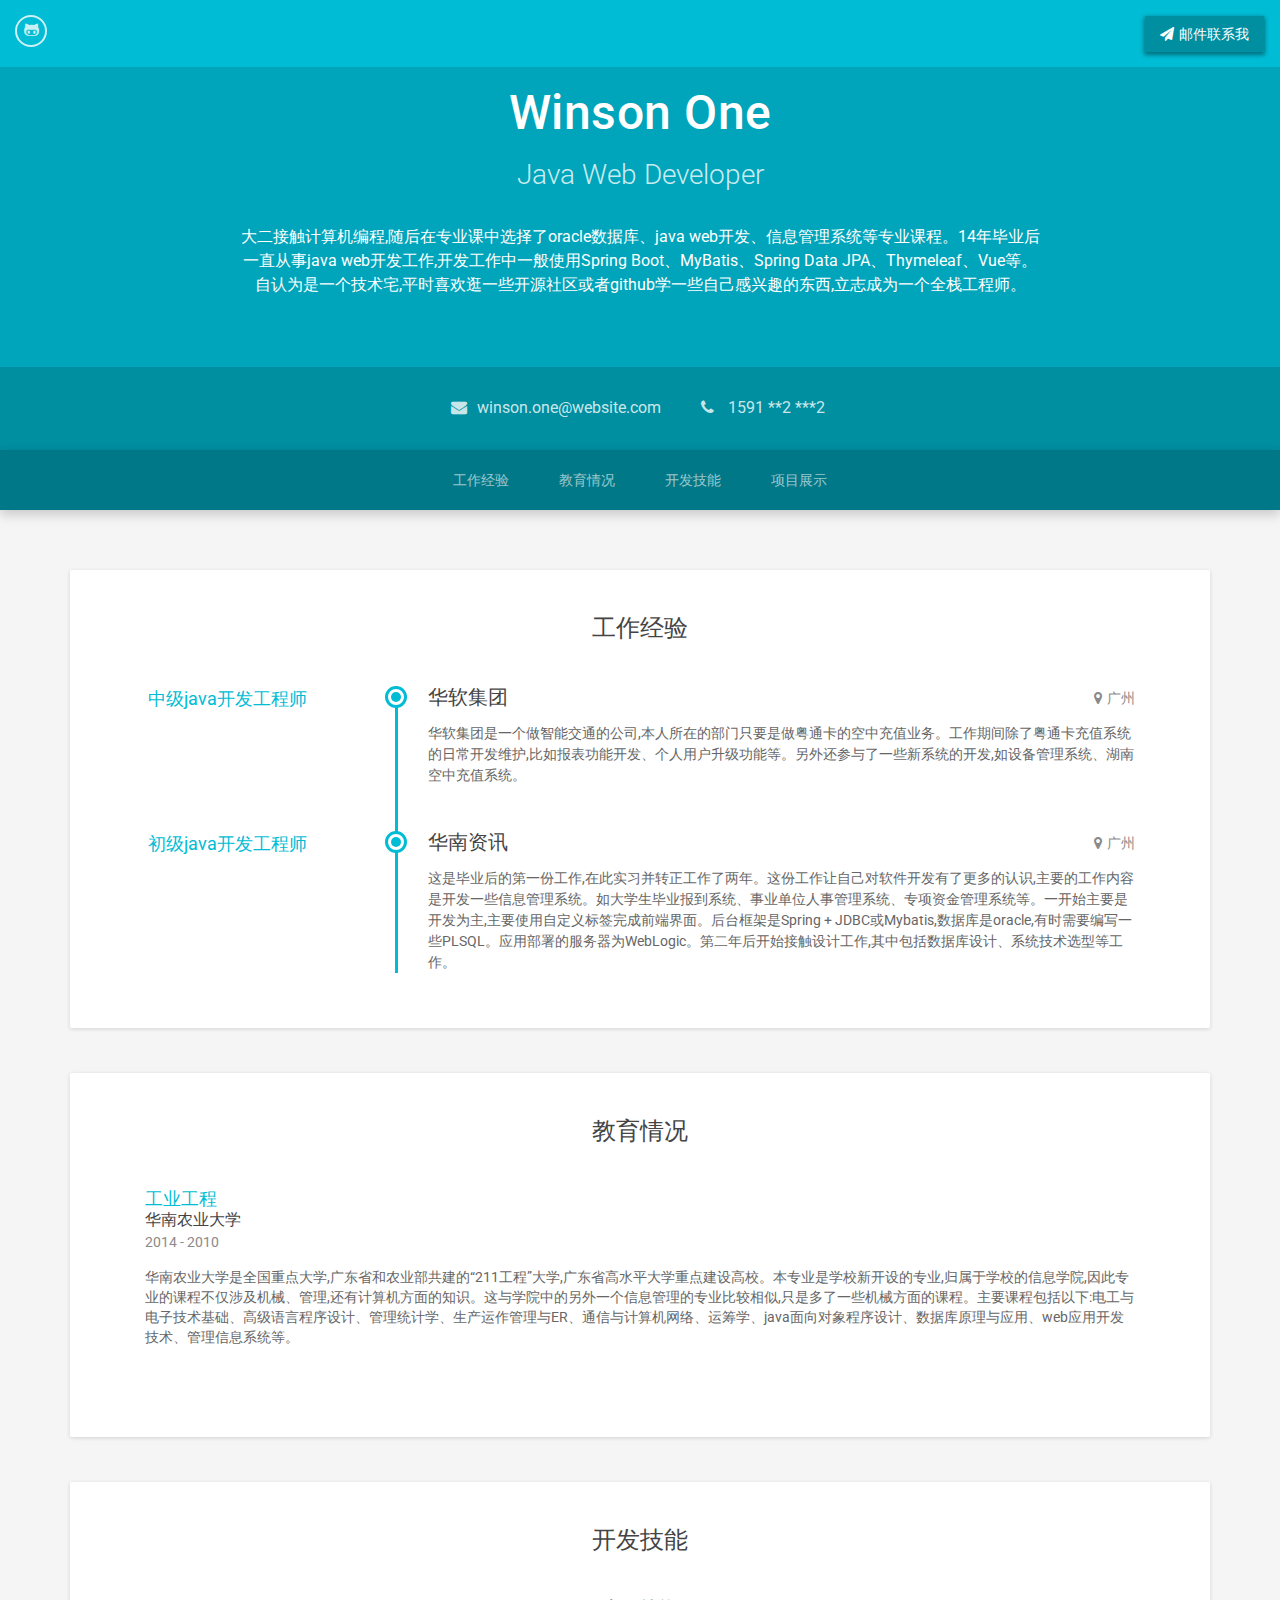
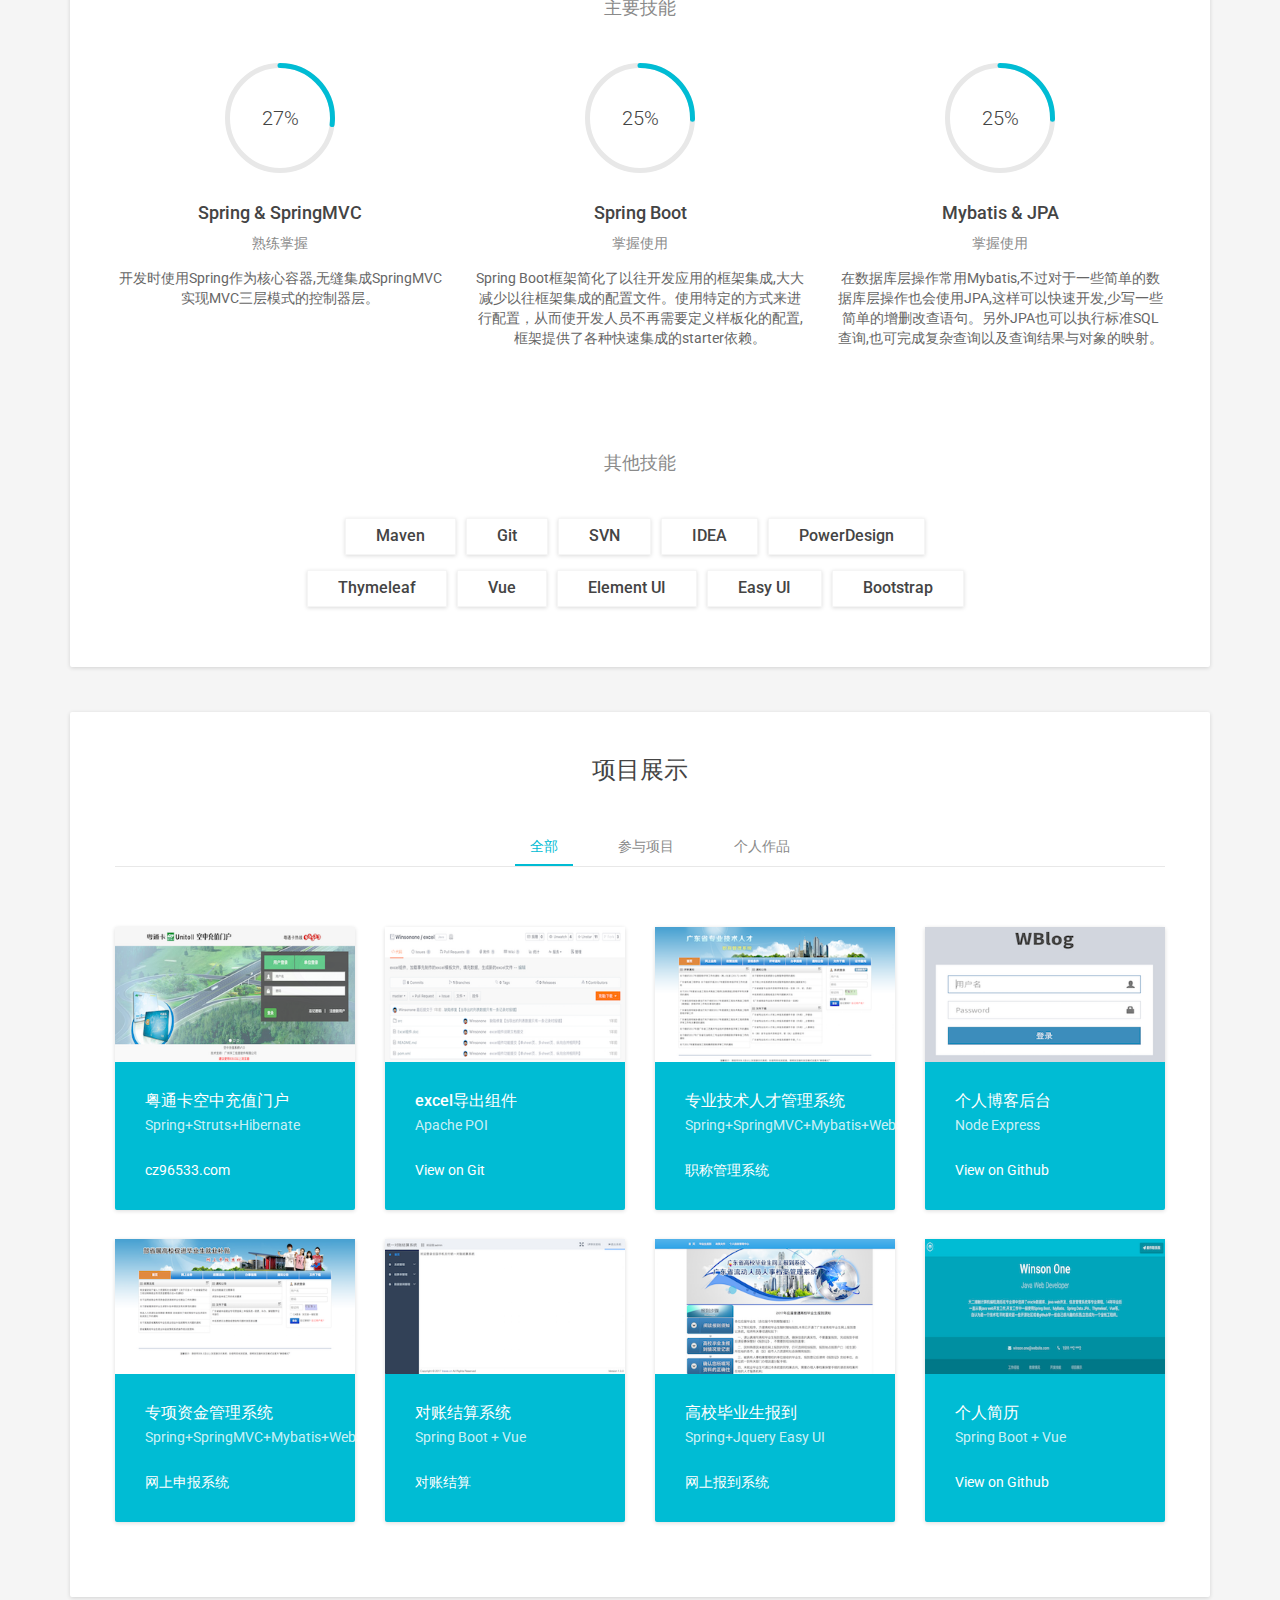
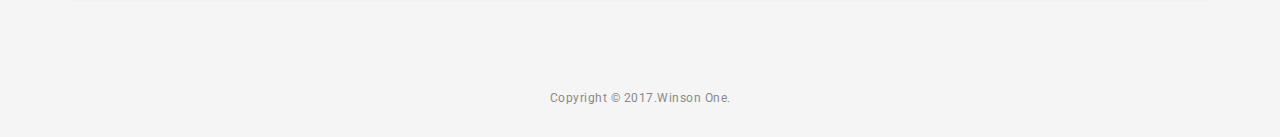
<file: src/main/resources/static/index.html>
﻿<!DOCTYPE html>
<!--[if IE 8]> <html lang="en" class="ie8"> <![endif]-->
<!--[if IE 9]> <html lang="en" class="ie9"> <![endif]-->
<!--[if !IE]><!--> <html lang="en"> <!--<![endif]-->
<head>
	<title>Winson Resume</title>
	<!-- Meta -->
	<meta charset="utf-8">
	<meta http-equiv="X-UA-Compatible" content="IE=edge">
	<meta name="viewport" content="width=device-width, initial-scale=1.0">
	<meta name="description" content="">
	<meta name="author" content="">
	<link rel="shortcut icon" href="">
	<link href='https://fonts.googleapis.com/css?family=Roboto:400,500,400italic,300italic,300,500italic,700,700italic,900,900italic' rel='stylesheet' type='text/css'>
	<!-- Global CSS -->
	<link rel="stylesheet" href="assets/plugins/bootstrap/css/bootstrap.min.css">
	<!-- Plugins CSS -->
	<link rel="stylesheet" href="assets/plugins/font-awesome/css/font-awesome.css">

	<!-- Theme CSS -->
	<link id="theme-style" rel="stylesheet" href="assets/css/styles.css">

</head>

<body>
<div id="app">
	<header class="header">
		<header-top-bar :top-bar="topBar"></header-top-bar>

		<header-intro :my-profile="myProfile"></header-intro>

		<header-contact-info :contact-info="contactInfo"></header-contact-info>

		<page-nav :page-navs="pageNavs"></page-nav>

	</header><!--//header-->

	<div class="wrapper container">
		<working-experience :experiences="experiences"></working-experience>

		<education-section :education="education"></education-section>

		<skill-section :skills="skills"></skill-section>

		<project-section :projects="projects"></project-section>

	</div><!--//wrapper-->

	<footer class="footer text-center">
		<div class="container">
			<small class="copyright">Copyright &copy; 2017.Winson One.</small>
		</div><!--//container-->
	</footer>
</div>
<!-- Javascript -->
<script type="text/javascript" src="assets/plugins/jquery-1.12.4.min.js"></script>
<script type="text/javascript" src="assets/plugins/bootstrap/js/bootstrap.min.js"></script>
<script type="text/javascript" src="assets/plugins/back-to-top.js"></script>
<script type="text/javascript" src="assets/plugins/jquery-scrollTo/jquery.scrollTo.min.js"></script>
<script type="text/javascript" src="assets/plugins/easy-pie-chart/dist/jquery.easypiechart.min.js"></script>
<script type="text/javascript" src="assets/plugins/imagesloaded.pkgd.min.js"></script>
<script type="text/javascript" src="assets/plugins/isotope.pkgd.min.js"></script>

<!-- custom js -->
<script type="text/javascript" src="assets/js/main.js"></script>

<!-- Style Switcher (REMOVE ON YOUR PRODUCTION SITE) -->
<script src="assets/js/demo/style-switcher.js"></script>
<script src="libs/vue.min.js"></script>
<script src="assets/js/vueIndex.js"></script>
</body>
</html>
</file>
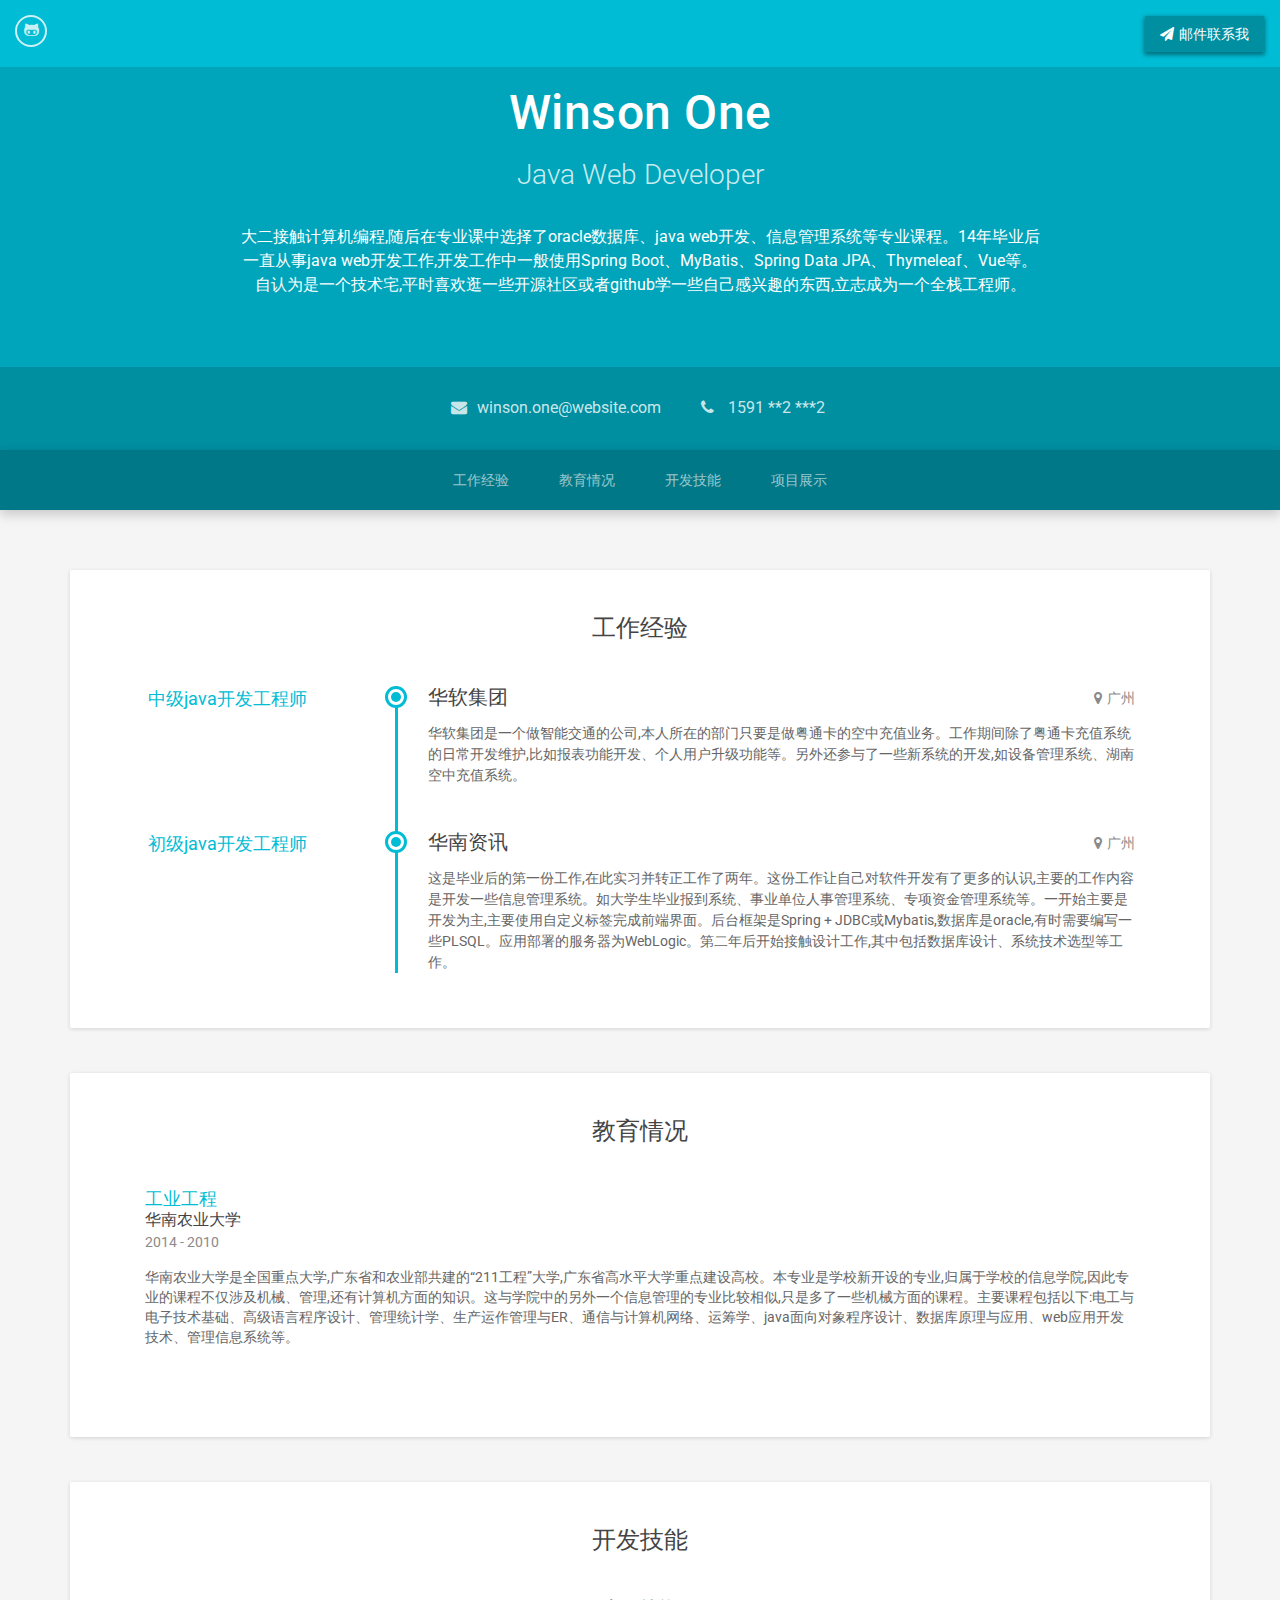
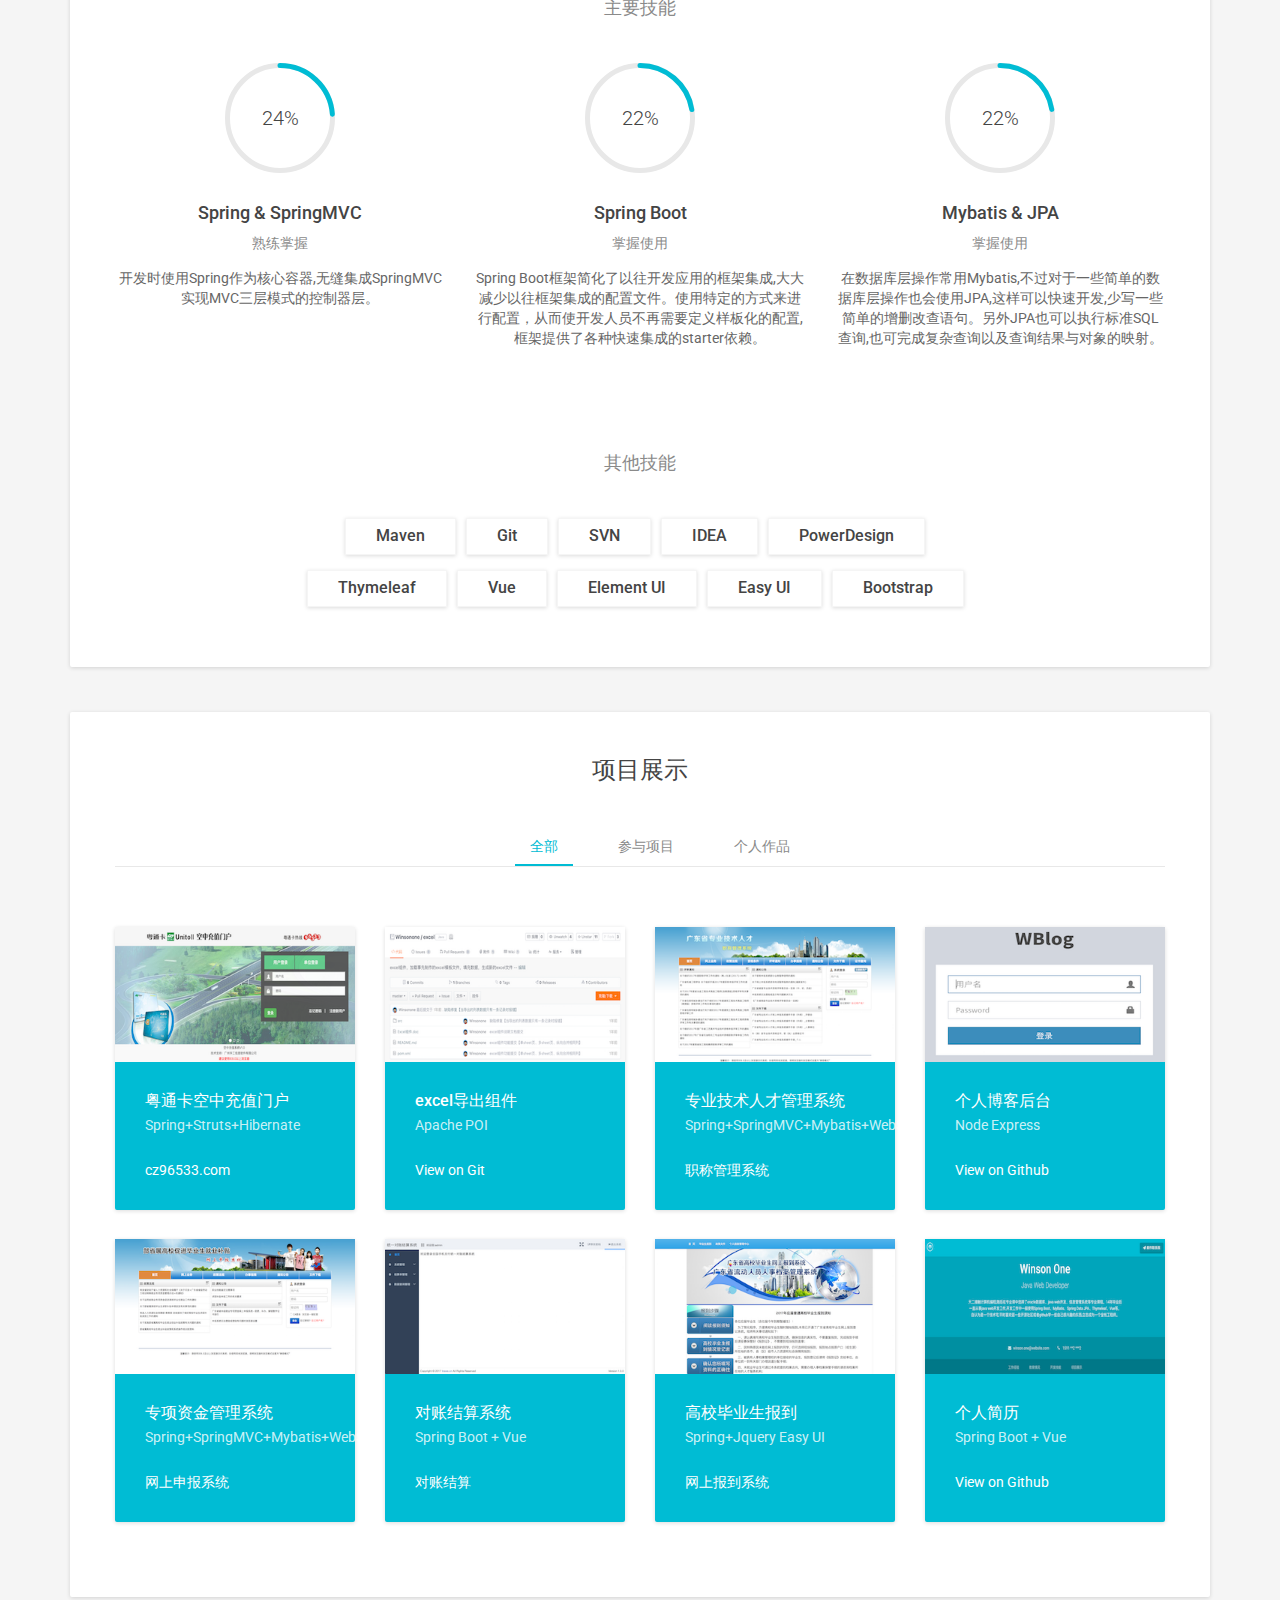
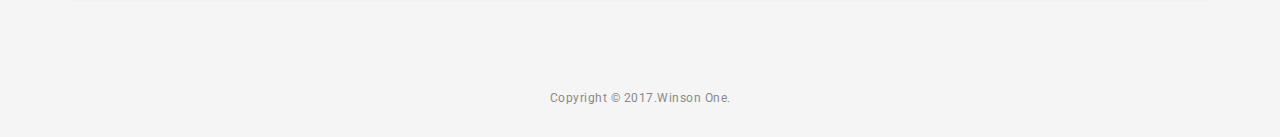
<file: src/main/resources/static/vueIndex.html>
<!DOCTYPE html>
<!--[if IE 8]> <html lang="en" class="ie8"> <![endif]-->
<!--[if IE 9]> <html lang="en" class="ie9"> <![endif]-->
<!--[if !IE]><!--> <html lang="en"> <!--<![endif]-->
<head>
    <title>Winson Resume</title>
    <!-- Meta -->
    <meta charset="utf-8">
    <meta http-equiv="X-UA-Compatible" content="IE=edge">
    <meta name="viewport" content="width=device-width, initial-scale=1.0">
    <meta name="description" content="">
    <meta name="author" content="">
    <link rel="shortcut icon" href="">
    <link href='https://fonts.googleapis.com/css?family=Roboto:400,500,400italic,300italic,300,500italic,700,700italic,900,900italic' rel='stylesheet' type='text/css'>
    <!-- Global CSS -->
    <link rel="stylesheet" href="assets/plugins/bootstrap/css/bootstrap.min.css">
    <!-- Plugins CSS -->
    <link rel="stylesheet" href="assets/plugins/font-awesome/css/font-awesome.css">

    <!-- Theme CSS -->
    <link id="theme-style" rel="stylesheet" href="assets/css/styles.css">

</head>

<body>
<div id="app">
<header class="header">
    <header-top-bar :top-bar="topBar"></header-top-bar>

    <header-intro :my-profile="myProfile"></header-intro>

    <header-contact-info :contact-info="contactInfo"></header-contact-info>

    <page-nav :page-navs="pageNavs"></page-nav>

</header><!--//header-->

<div class="wrapper container">
    <working-experience :experiences="experiences"></working-experience>

    <education-section :education="education"></education-section>

    <skill-section :skills="skills"></skill-section>

    <project-section :projects="projects"></project-section>

</div><!--//wrapper-->

<footer class="footer text-center">
    <div class="container">
        <small class="copyright">Copyright &copy; 2017.Winson One.</small>
    </div><!--//container-->
</footer>
</div>
<!-- Javascript -->
<script type="text/javascript" src="assets/plugins/jquery-1.12.4.min.js"></script>
<script type="text/javascript" src="assets/plugins/bootstrap/js/bootstrap.min.js"></script>
<script type="text/javascript" src="assets/plugins/back-to-top.js"></script>
<script type="text/javascript" src="assets/plugins/jquery-scrollTo/jquery.scrollTo.min.js"></script>
<script type="text/javascript" src="assets/plugins/easy-pie-chart/dist/jquery.easypiechart.min.js"></script>
<script type="text/javascript" src="assets/plugins/imagesloaded.pkgd.min.js"></script>
<script type="text/javascript" src="assets/plugins/isotope.pkgd.min.js"></script>

<!-- custom js -->
<script type="text/javascript" src="assets/js/main.js"></script>

<!-- Style Switcher (REMOVE ON YOUR PRODUCTION SITE) -->
<script src="assets/js/demo/style-switcher.js"></script>
<script src="libs/vue.min.js"></script>
<script src="assets/js/vueIndex.js"></script>
</body>
</html>
</file>
<file: src/main/resources/static/assets/css/styles.css>
/*   
 * Template Name: Sphere - Responsive website template for CV/Resume/Portfolio
 * Version: 1.0
 * Author: Xiaoying Riley at 3rd Wave Media
 * Website: http://themes.3rdwavemedia.com/
 * Twitter: @3rdwave_themes
*/
/* ======= Base ======= */
body {
  font-family: 'Roboto', sans-serif;
  color: #666;
  background: #f5f5f5;
  font-size: 14px;
  -webkit-font-smoothing: antialiased;
  -moz-osx-font-smoothing: grayscale;
  color: #444;
}
h1,
h2,
h3,
h4,
h5,
h6 {
  font-weight: 500;
}
a {
  color: #00BCD4;
  -webkit-transition: all 0.4s ease-in-out;
  -moz-transition: all 0.4s ease-in-out;
  -ms-transition: all 0.4s ease-in-out;
  -o-transition: all 0.4s ease-in-out;
}
a:hover {
  text-decoration: underline;
  color: #007888;
}
a:focus {
  text-decoration: none;
}
p {
  line-height: 1.5;
}
.btn,
a.btn {
  background: #008fa1;
  color: #fff;
  padding: 8px 15px;
  -webkit-border-radius: 2px;
  -moz-border-radius: 2px;
  -ms-border-radius: 2px;
  -o-border-radius: 2px;
  border-radius: 2px;
  -moz-background-clip: padding;
  -webkit-background-clip: padding-box;
  background-clip: padding-box;
  -webkit-box-shadow: 0 2px 4px 0 rgba(0, 0, 0, 0.4);
  -moz-box-shadow: 0 2px 4px 0 rgba(0, 0, 0, 0.4);
  box-shadow: 0 2px 4px 0 rgba(0, 0, 0, 0.4);
  text-transform: uppercase;
  font-weight: 500;
  font-size: 14px;
}
.btn:hover,
a.btn:hover {
  color: #fff;
  background: #00a5bb;
}
#topcontrol {
  -webkit-transition: all 0.4s ease-in-out;
  -moz-transition: all 0.4s ease-in-out;
  -ms-transition: all 0.4s ease-in-out;
  -o-transition: all 0.4s ease-in-out;
  background: #008fa1;
  color: #fff;
  text-align: center;
  display: inline-block;
  z-index: 30;
  width: 36px;
  height: 36px;
  -webkit-border-radius: 50%;
  -moz-border-radius: 50%;
  -ms-border-radius: 50%;
  -o-border-radius: 50%;
  border-radius: 50%;
  -moz-background-clip: padding;
  -webkit-background-clip: padding-box;
  background-clip: padding-box;
  -webkit-box-shadow: 0 6px 10px 0 rgba(0, 0, 0, 0.3);
  -moz-box-shadow: 0 6px 10px 0 rgba(0, 0, 0, 0.3);
  box-shadow: 0 6px 10px 0 rgba(0, 0, 0, 0.3);
}
#topcontrol:hover {
  background: #007888;
  color: #fff;
}
#topcontrol .fa {
  position: relative;
  top: 3px;
  font-size: 25px;
  font-weight: normal;
}
.header {
  background: #00BCD4;
  color: #fff;
}
.header a {
  color: #fff;
}
.header .top-bar {
  position: relative;
  padding-top: 15px;
  padding-bottom: 20px;
}
.header .social {
  margin-bottom: 0;
}
.header .social a {
  color: rgba(255, 255, 255, 0.8);
  display: inline-block;
  text-align: center;
  width: 32px;
  height: 32px;
  -webkit-border-radius: 50%;
  -moz-border-radius: 50%;
  -ms-border-radius: 50%;
  -o-border-radius: 50%;
  border-radius: 50%;
  -moz-background-clip: padding;
  -webkit-background-clip: padding-box;
  background-clip: padding-box;
  padding-top: 2px;
  font-size: 16px;
  border: 2px solid rgba(255, 255, 255, 0.8);
}
.header .social a:hover {
  color: #fff;
  border-color: #fff;
}
.header .actions {
  position: absolute;
  right: 15px;
  top: 15px;
}
.header .actions .fa {
  margin-right: 5px;
}
.header .actions a {
  margin-right: 10px;
  color: #fff;
}
.header .actions a:last-child {
  margin-right: 0;
}
.header .profile-image {
  position: absolute;
  width: 160px;
  height: 160px;
  top: -80px;
  margin-left: -80px;
}
.header .name {
  font-size: 48px;
  margin-bottom: 15px;
  letter-spacing: 0.5px;
}
.header .title {
  font-size: 28px;
  font-weight: 300;
  color: rgba(255, 255, 255, 0.8);
  margin-bottom: 30px;
}
.header .intro {
  background: #00a5bb;
  padding-bottom: 60px;
  position: relative;
  font-size: 16px;
}
.header .profile {
  max-width: 800px;
  margin: 0 auto;
}
.header .contact-info {
  background: #008fa1;
  padding-top: 30px;
  padding-bottom: 30px;
  font-size: 16px;
}
.header .contact-info ul {
  margin-bottom: 0;
}
.header .contact-info li {
  margin-right: 30px;
  color: rgba(255, 255, 255, 0.8);
}
.header .contact-info li a {
  color: rgba(255, 255, 255, 0.8);
}
.header .contact-info li a:hover {
  color: #fff;
}
.header .contact-info li:last-child {
  margin-right: 0;
}
.header .contact-info li .fa {
  margin-right: 10px;
}
/* Page Nav */
.page-nav-space-holder {
  height: 60px;
  position: relative;
}
.page-nav-wrapper {
  background: #007888;
  padding-top: 20px;
  padding-bottom: 20px;
  position: absolute;
  width: 100%;
  left: 0;
  -webkit-box-shadow: 0 4px 12px rgba(0, 0, 0, 0.2);
  -moz-box-shadow: 0 4px 12px rgba(0, 0, 0, 0.2);
  box-shadow: 0 4px 12px rgba(0, 0, 0, 0.2);
}
.page-nav-wrapper.fixed {
  position: fixed;
  top: 0;
  left: 0;
  width: 100%;
  z-index: 100;
  background: #00BCD4;
}
.page-nav-wrapper a {
  color: rgba(255, 255, 255, 0.6);
  text-decoration: none;
  font-weight: 500;
}
.page-nav-wrapper .page-nav {
  margin: 0 auto;
  display: inline-block;
}
.page-nav-wrapper .page-nav li {
  margin-right: 30px;
  display: inline-block;
  background: none;
}
.page-nav-wrapper .page-nav li:hover,
.page-nav-wrapper .page-nav li:active {
  background: none;
}
.page-nav-wrapper .page-nav li.active a {
  color: #fff;
  background: none;
}
.page-nav-wrapper .page-nav li a {
  color: rgba(255, 255, 255, 0.6);
  padding: inherit;
}
.page-nav-wrapper .page-nav li a:hover {
  color: #fff;
}
.page-nav-wrapper .page-nav li a:hover,
.page-nav-wrapper .page-nav li a:active,
.page-nav-wrapper .page-nav li a:focus {
  background: none;
}
.page-nav-wrapper .page-nav li:last-child {
  margin-right: 0;
}
.wrapper {
  padding-top: 60px;
  padding-bottom: 60px;
}
.section {
  -webkit-box-shadow: 0 1px 4px 0 rgba(0, 0, 0, 0.14);
  -moz-box-shadow: 0 1px 4px 0 rgba(0, 0, 0, 0.14);
  box-shadow: 0 1px 4px 0 rgba(0, 0, 0, 0.14);
  padding: 45px;
  background: #fff;
  margin-bottom: 45px;
  -webkit-border-radius: 2px;
  -moz-border-radius: 2px;
  -ms-border-radius: 2px;
  -o-border-radius: 2px;
  border-radius: 2px;
  -moz-background-clip: padding;
  -webkit-background-clip: padding-box;
  background-clip: padding-box;
}
.section:last-child {
  margin-bottom: 0;
}
.section-title {
  margin-top: 0;
  margin-bottom: 45px;
  font-size: 24px;
  text-align: center;
}
.timeline {
  border-left: 3px solid #00BCD4;
  border-bottom-right-radius: 2px;
  border-top-right-radius: 2px;
  position: relative;
  padding: 0 30px;
  margin-left: 280px;
}
.timeline .item {
  position: relative;
  margin-bottom: 45px;
}
.timeline .item:last-child {
  margin-bottom: 0;
}
.timeline .item:before {
  content: "";
  position: absolute;
  left: -43px;
  top: 0;
  display: inline-block;
  width: 22px;
  height: 22px;
  -webkit-border-radius: 50%;
  -moz-border-radius: 50%;
  -ms-border-radius: 50%;
  -o-border-radius: 50%;
  border-radius: 50%;
  -moz-background-clip: padding;
  -webkit-background-clip: padding-box;
  background-clip: padding-box;
  background: #fff;
  border: 3px solid #00BCD4;
}
.timeline .item:after {
  content: "";
  position: absolute;
  left: -37px;
  top: 6px;
  display: inline-block;
  width: 10px;
  height: 10px;
  -webkit-border-radius: 50%;
  -moz-border-radius: 50%;
  -ms-border-radius: 50%;
  -o-border-radius: 50%;
  border-radius: 50%;
  -moz-background-clip: padding;
  -webkit-background-clip: padding-box;
  background-clip: padding-box;
  background: #00BCD4;
  z-index: 10;
}
.timeline .work-place {
  position: relative;
}
.timeline .location {
  position: absolute;
  right: 0;
  top: 2px;
  color: #8a8a8a;
}
.timeline .location .fa {
  margin-right: 5px;
}
.timeline .place {
  margin-top: 0;
  margin-bottom: 15px;
  font-size: 20px;
  font-weight: 300;
}
.timeline .job-meta {
  position: absolute;
  left: -280px;
  top: 0;
}
.timeline .job-meta .title {
  font-size: 18px;
  color: #00BCD4;
}
.timeline .job-meta .time {
  color: #8a8a8a;
}
.timeline .job-desc {
  color: #666;
}
.education-section .item {
  margin-bottom: 45px;
}
.education-section .item-inner {
  padding: 0 30px;
}
.education-section .degree {
  font-size: 18px;
  color: #00BCD4;
  margin-top: 0;
  margin-bottom: 0px;
}
.education-section .education-body {
  font-weight: 500;
  margin-bottom: 0px;
  font-size: 16px;
  font-weight: 300;
}
.education-section .time {
  color: #8a8a8a;
  margin-bottom: 15px;
}
.education-section .desc {
  color: #666;
}
.skills-section .subtitle {
  font-size: 18px;
  color: #8a8a8a;
  margin-top: 0;
  margin-bottom: 45px;
  font-weight: 300;
}
.skills-section .top-skills {
  margin-bottom: 60px;
}
.skills-section .top-skills .item {
  margin-bottom: 45px;
}
.skills-section .level {
  color: #8a8a8a;
  margin-bottom: 15px;
}
.skills-section .desc {
  color: #666;
}
.skills-section .skill-tag {
  -webkit-box-shadow: 0 1px 4px 0 rgba(0, 0, 0, 0.14);
  -moz-box-shadow: 0 1px 4px 0 rgba(0, 0, 0, 0.14);
  box-shadow: 0 1px 4px 0 rgba(0, 0, 0, 0.14);
  padding: 6px 30px;
  display: inline-block;
  margin-right: 10px;
  border: 1px solid #f5f5f5;
  font-weight: 500;
  margin-bottom: 15px;
  font-size: 16px;
}
.chart-easy-pie {
  positon: relative;
}
.chart {
  width: 110px;
  height: 110px;
  vertical-align: middle;
  position: relative;
  margin: 0 auto;
  text-align: center;
  font-size: 20px;
  font-weight: 300;
  margin-bottom: 30px;
}
.chart span {
  line-height: 110px;
}
.chart canvas {
  position: absolute;
  left: 0;
  top: 0;
}
.testimonials-section .testimonials-carousel {
  max-width: 800px;
  margin: 0 auto;
}
.testimonials-section .item {
  padding-left: 60px;
  margin-bottom: 45px;
}
.testimonials-section .quote {
  border-left: none;
  padding: 0;
  font-size: 22px;
  color: #666;
  font-weight: 300;
  position: relative;
}
.testimonials-section .source .name {
  font-size: 16px;
}
.testimonials-section .source .position {
  color: #8a8a8a;
}
.testimonials-section .fa-quote-left {
  position: absolute;
  left: -60px;
  top: 0;
  width: 36px;
  height: 36px;
  display: inline-block;
  background: #00BCD4;
  color: #fff;
  -webkit-border-radius: 50%;
  -moz-border-radius: 50%;
  -ms-border-radius: 50%;
  -o-border-radius: 50%;
  border-radius: 50%;
  -moz-background-clip: padding;
  -webkit-background-clip: padding-box;
  background-clip: padding-box;
  text-align: center;
  padding-top: 10px;
  font-size: 16px;
}
.testimonials-section .carousel-indicators {
  bottom: 0;
  margin-bottom: 0;
}
.testimonials-section .carousel-indicators li {
  background-color: #bdbdbd;
  border: none;
  width: 10px;
  height: 10px;
  margin: 0;
  margin-right: 5px;
}
.testimonials-section .carousel-indicators li.active {
  background-color: #00BCD4;
  width: 10px;
  height: 10px;
  margin: 0;
  margin-right: 5px;
}
.portfolio-section .filters {
  list-style: none;
  margin: 0 auto;
  margin-bottom: 60px;
  text-align: center;
  border-bottom: 1px solid #e8e8e8;
}
.portfolio-section .filters .type {
  margin-right: 30px;
  list-style: none;
  display: inline-block;
  padding: 8px 15px;
  color: #8a8a8a;
  cursor: pointer;
  font-size: 14px;
  text-transform: uppercase;
  font-weight: 500;
}
.portfolio-section .filters .type:last-child {
  margin-right: 0;
}
.portfolio-section .filters .type.active {
  color: #00BCD4;
  border-bottom: 2px solid #00BCD4;
}
.portfolio-section .item {
  margin-bottom: 30px;
}
.portfolio-section .item-inner {
  background: #00BCD4;
  color: #fff;
  -webkit-border-radius: 2px;
  -moz-border-radius: 2px;
  -ms-border-radius: 2px;
  -o-border-radius: 2px;
  border-radius: 2px;
  -moz-background-clip: padding;
  -webkit-background-clip: padding-box;
  background-clip: padding-box;
  position: relative;
  -webkit-box-shadow: 0 1px 4px 0 rgba(0, 0, 0, 0.14);
  -moz-box-shadow: 0 1px 4px 0 rgba(0, 0, 0, 0.14);
  box-shadow: 0 1px 4px 0 rgba(0, 0, 0, 0.14);
}
.portfolio-section .item-inner:hover {
  background: #00c5de;
}
.portfolio-section .item-inner:hover img {
  -webkit-opacity: 0.9;
  -moz-opacity: 0.9;
  opacity: 0.9;
}
.portfolio-section .item-inner .content {
  padding: 30px;
  padding-bottom: 75px;
  position: relative;
}
.portfolio-section .item-inner .content a {
  color: #fff;
}
.portfolio-section .item-inner .content .sub-title {
  font-size: 16px;
  margin-top: 0;
  margin-bottom: 5px;
}
.portfolio-section .item-inner .content .meta {
  color: rgba(255, 255, 255, 0.8);
  font-size: 14px;
}
.portfolio-section .item-inner .content .action {
  position: absolute;
  bottom: 30px;
  left: 30px;
}
.portfolio-section .item-inner .link-mask {
  display: block;
  position: absolute;
  width: 100%;
  height: 100%;
  left: 0;
  top: 0;
}
.contact-section .intro {
  position: relative;
  padding: 30px;
  font-size: 16px;
  color: #666;
}
.contact-section .intro .profile-image {
  width: 120px;
  height: 120px;
  position: absolute;
  left: 30px;
}
.contact-section .intro p {
  margin-bottom: 15px;
}
.contact-section .service-list {
  margin-left: 30px;
  margin-bottom: 15px;
}
.contact-section .service-list li {
  margin-bottom: 15px;
}
.contact-section .service-list .fa {
  color: #00BCD4;
}
.contact-section .social {
  margin-bottom: 0;
}
.contact-section .social li {
  margin-right: 10px;
}
.contact-section .social li:last-child {
  margin-right: 0;
}
.contact-section .social a {
  display: inline-block;
  text-align: center;
  font-size: 24px;
  color: #8a8a8a;
}
.contact-section .social a:hover {
  color: #00BCD4;
}
.footer .container {
  padding: 30px;
  color: #8a8a8a;
  letter-spacing: 0.5px;
}
.footer .container a {
  color: #8a8a8a;
}
/* Extra small devices (phones, less than 768px) */
@media (max-width: 767px) {
  .header .social {
    margin: 0 auto;
    text-align: center;
  }
  .header .actions {
    position: static;
    margin: 0 auto;
    margin-bottom: 30px;
    text-align: center;
  }
  .header .actions .btn {
    margin-bottom: 15px;
    font-size: 12px;
    display: inline-block;
    width: 100%;
  }
  .header .actions .btn:last-child {
    margin-bottom: 0;
  }
  .header .name {
    font-size: 36px;
  }
  .header .title {
    font-size: 22px;
  }
  .header .contact-info li {
    margin-right: 0;
    margin-bottom: 15px;
    font-size: 14px;
    width: 100%;
    display: inline-block;
  }
  .header .contact-info li:last-child {
    margin-bottom: 0;
  }
  .section {
    padding: 30px;
  }
  .section-title {
    font-size: 20px;
  }
  .timeline {
    margin-left: 0;
    padding-right: 0;
  }
  .timeline .place {
    margin-bottom: 5px;
  }
  .timeline .job-meta {
    position: static;
    margin-bottom: 15px;
  }
  .education-section .item {
    padding: 0;
  }
  .portfolio-section .filters .type {
    font-size: 12px;
    margin-right: 5px;
    padding: 8px 5px;
  }
  .portfolio-section .item-inner .content {
    padding: 15px;
  }
  .portfolio-section .item-inner .content .sub-title {
    font-size: 14px;
    max-width: 120px;
    overflow: hidden;
    text-overflow: ellipsis;
    white-space: nowrap;
  }
  .portfolio-section .item-inner .content .meta {
    margin-bottom: 30px;
    max-width: 120px;
    overflow: hidden;
    text-overflow: ellipsis;
    white-space: nowrap;
  }
  .portfolio-section .item-inner .content .action {
    position: static;
    font-size: 12px;
  }
  .contact-section .intro {
    padding: 0;
    text-align: center;
  }
  .contact-section .intro .profile-image {
    position: static;
    margin: 0 auto;
    margin-bottom: 30px;
    text-align: center;
  }
  .contact-section .service-list {
    margin-left: 0;
  }
  .contact-section .social {
    margin: 0 auto;
  }
}
/* Small devices (tablets, 768px and up) */
/* Medium devices (desktops, 992px and up) */
/* Large devices (large desktops, 1200px and up) */
/* X-Large devices (large desktops, 1400px and up) */
/* ======= Configure Style (Remove in production) ======= */
.config-trigger {
  position: absolute;
  top: 30px;
  left: -36px;
  width: 36px;
  height: 36px;
  background: #222;
  color: #fff;
  text-align: center;
  -webkit-border-top-right-radius: 0;
  -webkit-border-bottom-right-radius: 0;
  -webkit-border-bottom-left-radius: 4px;
  -webkit-border-top-left-radius: 4px;
  -moz-border-radius-topright: 0;
  -moz-border-radius-bottomright: 0;
  -moz-border-radius-bottomleft: 4px;
  -moz-border-radius-topleft: 4px;
  border-top-right-radius: 0;
  border-bottom-right-radius: 0;
  border-bottom-left-radius: 4px;
  border-top-left-radius: 4px;
  -moz-background-clip: padding;
  -webkit-background-clip: padding-box;
  background-clip: padding-box;
  text-decoration: none;
}
.config-trigger:hover {
  background: #000;
  text-decoration: none;
}
.config-trigger:hover .fa {
  color: #fff;
}
.config-trigger .fa {
  font-size: 22px;
  padding-top: 7px;
  display: block;
  color: rgba(255, 255, 255, 0.8);
}
.config-panel {
  position: absolute;
  top: 160px;
  right: -190px;
  z-index: 30;
  width: 190px;
}
.config-panel .panel-inner {
  position: relative;
  background: #222;
  color: #fff;
  padding: 15px;
  -webkit-border-top-right-radius: 0;
  -webkit-border-bottom-right-radius: 0;
  -webkit-border-bottom-left-radius: 4px;
  -webkit-border-top-left-radius: 4px;
  -moz-border-radius-topright: 0;
  -moz-border-radius-bottomright: 0;
  -moz-border-radius-bottomleft: 4px;
  -moz-border-radius-topleft: 4px;
  border-top-right-radius: 0;
  border-bottom-right-radius: 0;
  border-bottom-left-radius: 4px;
  border-top-left-radius: 4px;
  -moz-background-clip: padding;
  -webkit-background-clip: padding-box;
  background-clip: padding-box;
}
.config-panel .panel-title {
  font-weight: 600;
  margin-bottom: 15px;
  font-size: 14px;
  text-transform: uppercase;
}
.config-panel label {
  color: #fff;
}
.config-panel #color-options {
  margin-bottom: 0px;
}
.config-panel #color-options li a {
  display: block;
  width: 28px;
  height: 20px;
  border: 2px solid transparent;
  margin-bottom: 10px;
}
.config-panel #color-options li a:hover {
  -webkit-opacity: 0.9;
  -moz-opacity: 0.9;
  opacity: 0.9;
  border: 2px solid rgba(255, 255, 255, 0.8);
}
.config-panel #color-options li.active a {
  border: 2px solid #fff;
}
.config-panel #color-options li.theme-1 a {
  background: #00BCD4;
}
.config-panel #color-options li.theme-2 a {
  background-color: #03A9F4;
}
.config-panel #color-options li.theme-3 a {
  background-color: #009688;
}
.config-panel #color-options li.theme-4 a {
  background-color: #4CAF50;
}
.config-panel #color-options li.theme-5 a {
  background-color: #8BC34A;
}
.config-panel #color-options li.theme-6 a {
  background-color: #C0CA33;
}
.config-panel #color-options li.theme-7 a {
  background-color: #FFC107;
}
.config-panel #color-options li.theme-8 a {
  background-color: #FF9800;
}
.config-panel #color-options li.theme-9 a {
  background-color: #FF5722;
}
.config-panel #color-options li.theme-10 a {
  background-color: #795548;
}
.config-panel #color-options li.theme-11 a {
  background-color: #607D8B;
}
.config-panel #color-options li.theme-12 a {
  background-color: #673AB7;
}
.config-panel #color-options li.theme-13 a {
  background-color: #3F51B5;
}
.config-panel #color-options li.theme-14 a {
  background-color: #2196F3;
}
.config-panel #color-options li.theme-15 a {
  background-color: #9C27B0;
}
.config-panel #color-options li.theme-16 a {
  background-color: #E91E63;
}
.config-panel .close {
  position: absolute;
  right: 5px;
  top: 5px;
  color: #fff;
}
.config-panel .close .fa {
  color: #fff;
}
</file>
